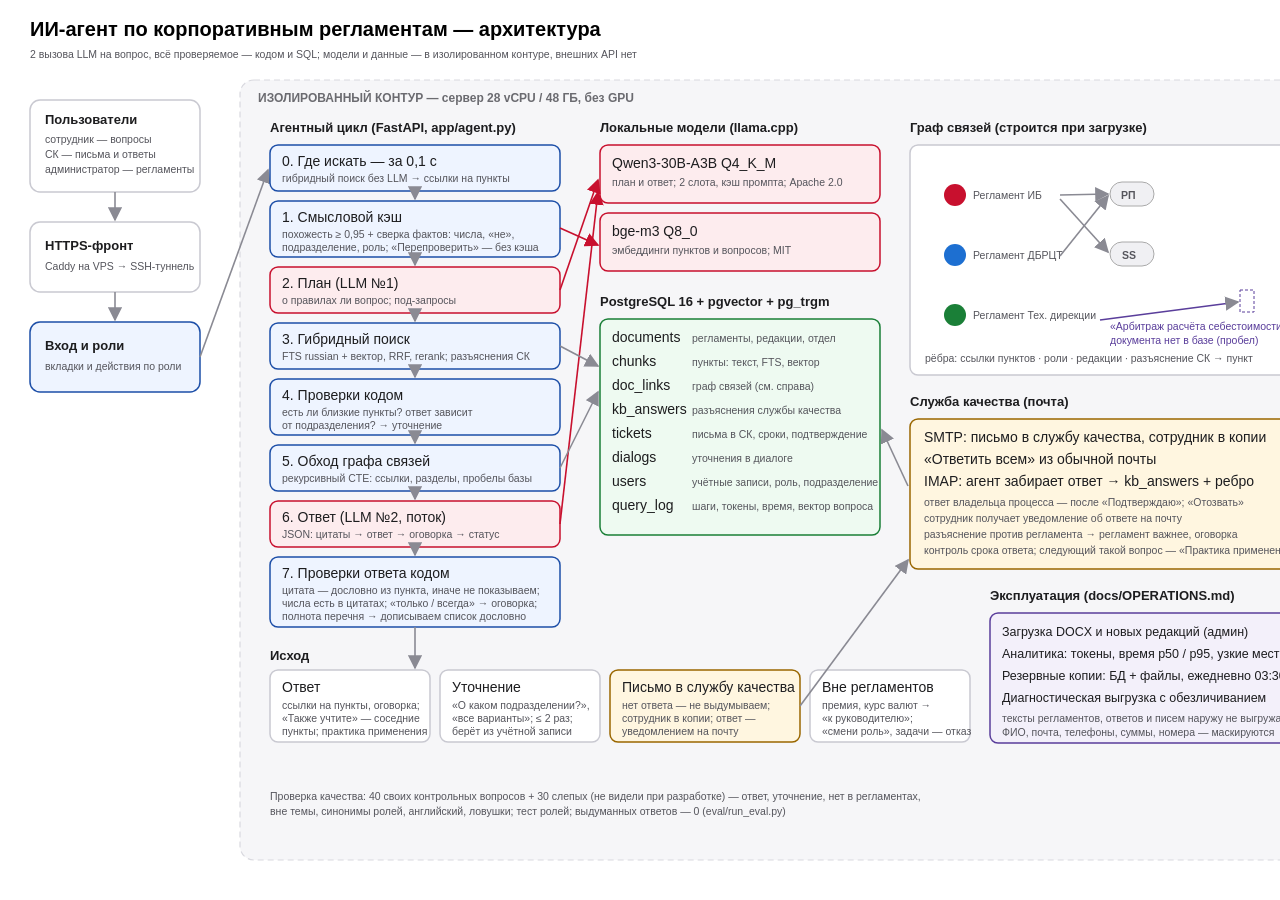
<file: docs/architecture.html>
<!doctype html>
<html lang="ru"><head><meta charset="utf-8"><title>Архитектура агента</title>
<style>
body{margin:0;background:#fff;font-family:"Segoe UI",Roboto,Arial,sans-serif}
svg{display:block}
.box{fill:#fff;stroke:#c9c9d1;stroke-width:1.5}
.zone{fill:#f6f6f8;stroke:#d9d9df;stroke-width:1.2;stroke-dasharray:6 4}
.llm{fill:#fdecee;stroke:#c8102e;stroke-width:1.5}
.code{fill:#eef4ff;stroke:#1d4fa8;stroke-width:1.5}
.db{fill:#eefaf1;stroke:#1a7f37;stroke-width:1.5}
.mail{fill:#fff6e0;stroke:#9a6700;stroke-width:1.5}
.ops{fill:#f3f0fa;stroke:#5a3e9b;stroke-width:1.5}
.t{font-size:14px;fill:#1d1d1f}.s{font-size:10.5px;fill:#55555c}.h{font-size:13px;font-weight:700;fill:#1d1d1f}
.z{font-size:12px;fill:#6b6b70;font-weight:600}
.ln{stroke:#8a8a93;stroke-width:1.6;fill:none;marker-end:url(#a)}
.ln2{stroke:#c8102e;stroke-width:1.6;fill:none;marker-end:url(#a2)}
</style></head><body>
<svg width="1400" height="880" viewBox="0 0 1400 880">
<defs>
<marker id="a" markerWidth="9" markerHeight="9" refX="8" refY="4.5" orient="auto"><path d="M0,0 L9,4.5 L0,9 z" fill="#8a8a93"/></marker>
<marker id="a2" markerWidth="9" markerHeight="9" refX="8" refY="4.5" orient="auto"><path d="M0,0 L9,4.5 L0,9 z" fill="#c8102e"/></marker>
</defs>
<text x="30" y="36" style="font-size:20px;font-weight:700">ИИ-агент по корпоративным регламентам — архитектура</text>
<text x="30" y="58" class="s">2 вызова LLM на вопрос, всё проверяемое — кодом и SQL; модели и данные — в изолированном контуре, внешних API нет</text>

<!-- пользователи и фронт -->
<rect x="30" y="100" width="170" height="92" rx="10" class="box"/><text x="45" y="124" class="h">Пользователи</text>
<text x="45" y="143" class="s">сотрудник — вопросы</text><text x="45" y="158" class="s">СК — письма и ответы</text><text x="45" y="173" class="s">администратор — регламенты</text>
<rect x="30" y="222" width="170" height="70" rx="10" class="box"/><text x="45" y="250" class="h">HTTPS-фронт</text><text x="45" y="270" class="s">Caddy на VPS → SSH-туннель</text>
<rect x="30" y="322" width="170" height="70" rx="10" class="code"/><text x="45" y="350" class="h">Вход и роли</text><text x="45" y="370" class="s">вкладки и действия по роли</text>
<path d="M115 192 L115 220" class="ln"/><path d="M115 292 L115 320" class="ln"/>

<!-- контур -->
<rect x="240" y="80" width="1130" height="780" rx="14" class="zone"/>
<text x="258" y="102" class="z">ИЗОЛИРОВАННЫЙ КОНТУР — сервер 28 vCPU / 48 ГБ, без GPU</text>
<path d="M200 357 L268 170" class="ln"/>

<!-- агентный цикл -->
<text x="270" y="132" class="h">Агентный цикл (FastAPI, app/agent.py)</text>
<g>
<rect x="270" y="145" width="290" height="46" rx="8" class="code"/><text x="282" y="166" class="t">0. Где искать — за 0,1 с</text><text x="282" y="182" class="s">гибридный поиск без LLM → ссылки на пункты</text>
<rect x="270" y="201" width="290" height="56" rx="8" class="code"/><text x="282" y="222" class="t">1. Смысловой кэш</text><text x="282" y="238" class="s">похожесть ≥ 0,95 + сверка фактов: числа, «не»,</text><text x="282" y="251" class="s">подразделение, роль; «Перепроверить» — без кэша</text>
<rect x="270" y="267" width="290" height="46" rx="8" class="llm"/><text x="282" y="288" class="t">2. План (LLM №1)</text><text x="282" y="304" class="s">о правилах ли вопрос; под-запросы</text>
<rect x="270" y="323" width="290" height="46" rx="8" class="code"/><text x="282" y="344" class="t">3. Гибридный поиск</text><text x="282" y="360" class="s">FTS russian + вектор, RRF, rerank; разъяснения СК</text>
<rect x="270" y="379" width="290" height="56" rx="8" class="code"/><text x="282" y="400" class="t">4. Проверки кодом</text><text x="282" y="416" class="s">есть ли близкие пункты? ответ зависит</text><text x="282" y="429" class="s">от подразделения? → уточнение</text>
<rect x="270" y="445" width="290" height="46" rx="8" class="code"/><text x="282" y="466" class="t">5. Обход графа связей</text><text x="282" y="482" class="s">рекурсивный CTE: ссылки, разделы, пробелы базы</text>
<rect x="270" y="501" width="290" height="46" rx="8" class="llm"/><text x="282" y="522" class="t">6. Ответ (LLM №2, поток)</text><text x="282" y="538" class="s">JSON: цитаты → ответ → оговорка → статус</text>
<rect x="270" y="557" width="290" height="70" rx="8" class="code"/><text x="282" y="578" class="t">7. Проверки ответа кодом</text><text x="282" y="594" class="s">цитата — дословно из пункта, иначе не показываем;</text><text x="282" y="607" class="s">числа есть в цитатах; «только / всегда» → оговорка;</text><text x="282" y="620" class="s">полнота перечня → дописываем список дословно</text>
<path d="M415 191 L415 199" class="ln"/><path d="M415 257 L415 265" class="ln"/><path d="M415 313 L415 321" class="ln"/><path d="M415 369 L415 377" class="ln"/><path d="M415 435 L415 443" class="ln"/><path d="M415 491 L415 499" class="ln"/><path d="M415 547 L415 555" class="ln"/>
</g>

<!-- исходы -->
<text x="270" y="660" class="h">Исход</text>
<rect x="270" y="670" width="160" height="72" rx="8" class="box"/><text x="282" y="692" class="t">Ответ</text><text x="282" y="709" class="s">ссылки на пункты, оговорка;</text><text x="282" y="722" class="s">«Также учтите» — соседние</text><text x="282" y="735" class="s">пункты; практика применения</text>
<rect x="440" y="670" width="160" height="72" rx="8" class="box"/><text x="452" y="692" class="t">Уточнение</text><text x="452" y="709" class="s">«О каком подразделении?»,</text><text x="452" y="722" class="s">«все варианты»; ≤ 2 раз;</text><text x="452" y="735" class="s">берёт из учётной записи</text>
<rect x="610" y="670" width="190" height="72" rx="8" class="mail"/><text x="622" y="692" class="t">Письмо в службу качества</text><text x="622" y="709" class="s">нет ответа — не выдумываем;</text><text x="622" y="722" class="s">сотрудник в копии; ответ —</text><text x="622" y="735" class="s">уведомлением на почту</text>
<rect x="810" y="670" width="160" height="72" rx="8" class="box"/><text x="822" y="692" class="t">Вне регламентов</text><text x="822" y="709" class="s">премия, курс валют →</text><text x="822" y="722" class="s">«к руководителю»;</text><text x="822" y="735" class="s">«смени роль», задачи — отказ</text>
<path d="M415 627 L415 668" class="ln"/>

<!-- модели -->
<text x="600" y="132" class="h">Локальные модели (llama.cpp)</text>
<rect x="600" y="145" width="280" height="58" rx="8" class="llm"/><text x="612" y="168" class="t">Qwen3-30B-A3B Q4_K_M</text><text x="612" y="186" class="s">план и ответ; 2 слота, кэш промпта; Apache 2.0</text>
<rect x="600" y="213" width="280" height="58" rx="8" class="llm"/><text x="612" y="236" class="t">bge-m3 Q8_0</text><text x="612" y="254" class="s">эмбеддинги пунктов и вопросов; MIT</text>
<path d="M560 290 L598 180" class="ln2"/><path d="M560 524 L598 192" class="ln2"/><path d="M560 228 L598 245" class="ln2"/>

<!-- БД -->
<text x="600" y="306" class="h">PostgreSQL 16 + pgvector + pg_trgm</text>
<rect x="600" y="319" width="280" height="216" rx="8" class="db"/>
<text x="612" y="342" class="t">documents</text><text x="692" y="342" class="s">регламенты, редакции, отдел</text>
<text x="612" y="366" class="t">chunks</text><text x="692" y="366" class="s">пункты: текст, FTS, вектор</text>
<text x="612" y="390" class="t">doc_links</text><text x="692" y="390" class="s">граф связей (см. справа)</text>
<text x="612" y="414" class="t">kb_answers</text><text x="692" y="414" class="s">разъяснения службы качества</text>
<text x="612" y="438" class="t">tickets</text><text x="692" y="438" class="s">письма в СК, сроки, подтверждение</text>
<text x="612" y="462" class="t">dialogs</text><text x="692" y="462" class="s">уточнения в диалоге</text>
<text x="612" y="486" class="t">users</text><text x="692" y="486" class="s">учётные записи, роль, подразделение</text>
<text x="612" y="510" class="t">query_log</text><text x="692" y="510" class="s">шаги, токены, время, вектор вопроса</text>
<path d="M560 346 L598 366" class="ln"/><path d="M560 468 L598 392" class="ln"/>

<!-- граф -->
<text x="910" y="132" class="h">Граф связей (строится при загрузке)</text>
<rect x="910" y="145" width="430" height="230" rx="8" class="box"/>
<circle cx="955" cy="195" r="11" fill="#c8102e"/><text x="973" y="199" class="s">Регламент ИБ</text>
<circle cx="955" cy="255" r="11" fill="#1d6fd1"/><text x="973" y="259" class="s">Регламент ДБРЦТ</text>
<circle cx="955" cy="315" r="11" fill="#1a7f37"/><text x="973" y="319" class="s">Регламент Тех. дирекции</text>
<rect x="1110" y="182" width="44" height="24" rx="12" fill="#f0f0f3" stroke="#aaa"/><text x="1121" y="199" class="s" style="font-weight:700">РП</text>
<rect x="1110" y="242" width="44" height="24" rx="12" fill="#f0f0f3" stroke="#aaa"/><text x="1122" y="259" class="s" style="font-weight:700">SS</text>
<rect x="1240" y="290" width="14" height="22" fill="#fff" stroke="#5a3e9b" stroke-dasharray="3 2"/><text x="1110" y="330" class="s" style="fill:#5a3e9b">«Арбитраж расчёта себестоимости» —</text><text x="1110" y="344" class="s" style="fill:#5a3e9b">документа нет в базе (пробел)</text>
<path d="M1060 195 L1108 194" class="ln"/><path d="M1060 199 L1108 252" class="ln"/><path d="M1060 256 L1108 196" class="ln"/><path d="M1100 320 L1238 302" style="stroke:#5a3e9b;stroke-width:1.6;fill:none;marker-end:url(#a)"/>
<text x="925" y="362" class="s">рёбра: ссылки пунктов · роли · редакции · разъяснение СК → пункт</text>

<!-- почта -->
<text x="910" y="406" class="h">Служба качества (почта)</text>
<rect x="910" y="419" width="430" height="150" rx="8" class="mail"/>
<text x="924" y="442" class="t">SMTP: письмо в службу качества, сотрудник в копии</text>
<text x="924" y="464" class="t">«Ответить всем» из обычной почты</text>
<text x="924" y="486" class="t">IMAP: агент забирает ответ → kb_answers + ребро</text>
<text x="924" y="506" class="s">ответ владельца процесса — после «Подтверждаю»; «Отозвать»</text>
<text x="924" y="522" class="s">сотрудник получает уведомление об ответе на почту</text>
<text x="924" y="538" class="s">разъяснение против регламента → регламент важнее, оговорка</text>
<text x="924" y="554" class="s">контроль срока ответа; следующий такой вопрос — «Практика применения»</text>
<path d="M800 706 L908 560" class="ln"/><path d="M908 486 L882 430" class="ln"/>

<!-- эксплуатация -->
<text x="990" y="600" class="h">Эксплуатация (docs/OPERATIONS.md)</text>
<rect x="990" y="613" width="350" height="130" rx="8" class="ops"/>
<text x="1002" y="636" class="t" style="font-size:12.5px">Загрузка DOCX и новых редакций (админ)</text>
<text x="1002" y="658" class="t" style="font-size:12.5px">Аналитика: токены, время p50 / p95, узкие места</text>
<text x="1002" y="680" class="t" style="font-size:12.5px">Резервные копии: БД + файлы, ежедневно 03:30</text>
<text x="1002" y="702" class="t" style="font-size:12.5px">Диагностическая выгрузка с обезличиванием</text>
<text x="1002" y="722" class="s">тексты регламентов, ответов и писем наружу не выгружаются</text>
<text x="1002" y="736" class="s">ФИО, почта, телефоны, суммы, номера — маскируются</text>

<text x="270" y="800" class="s">Проверка качества: 40 своих контрольных вопросов + 30 слепых (не видели при разработке) — ответ, уточнение, нет в регламентах,</text>
<text x="270" y="815" class="s">вне темы, синонимы ролей, английский, ловушки; тест ролей; выдуманных ответов — 0 (eval/run_eval.py)</text>
</svg></body></html>
</file>
